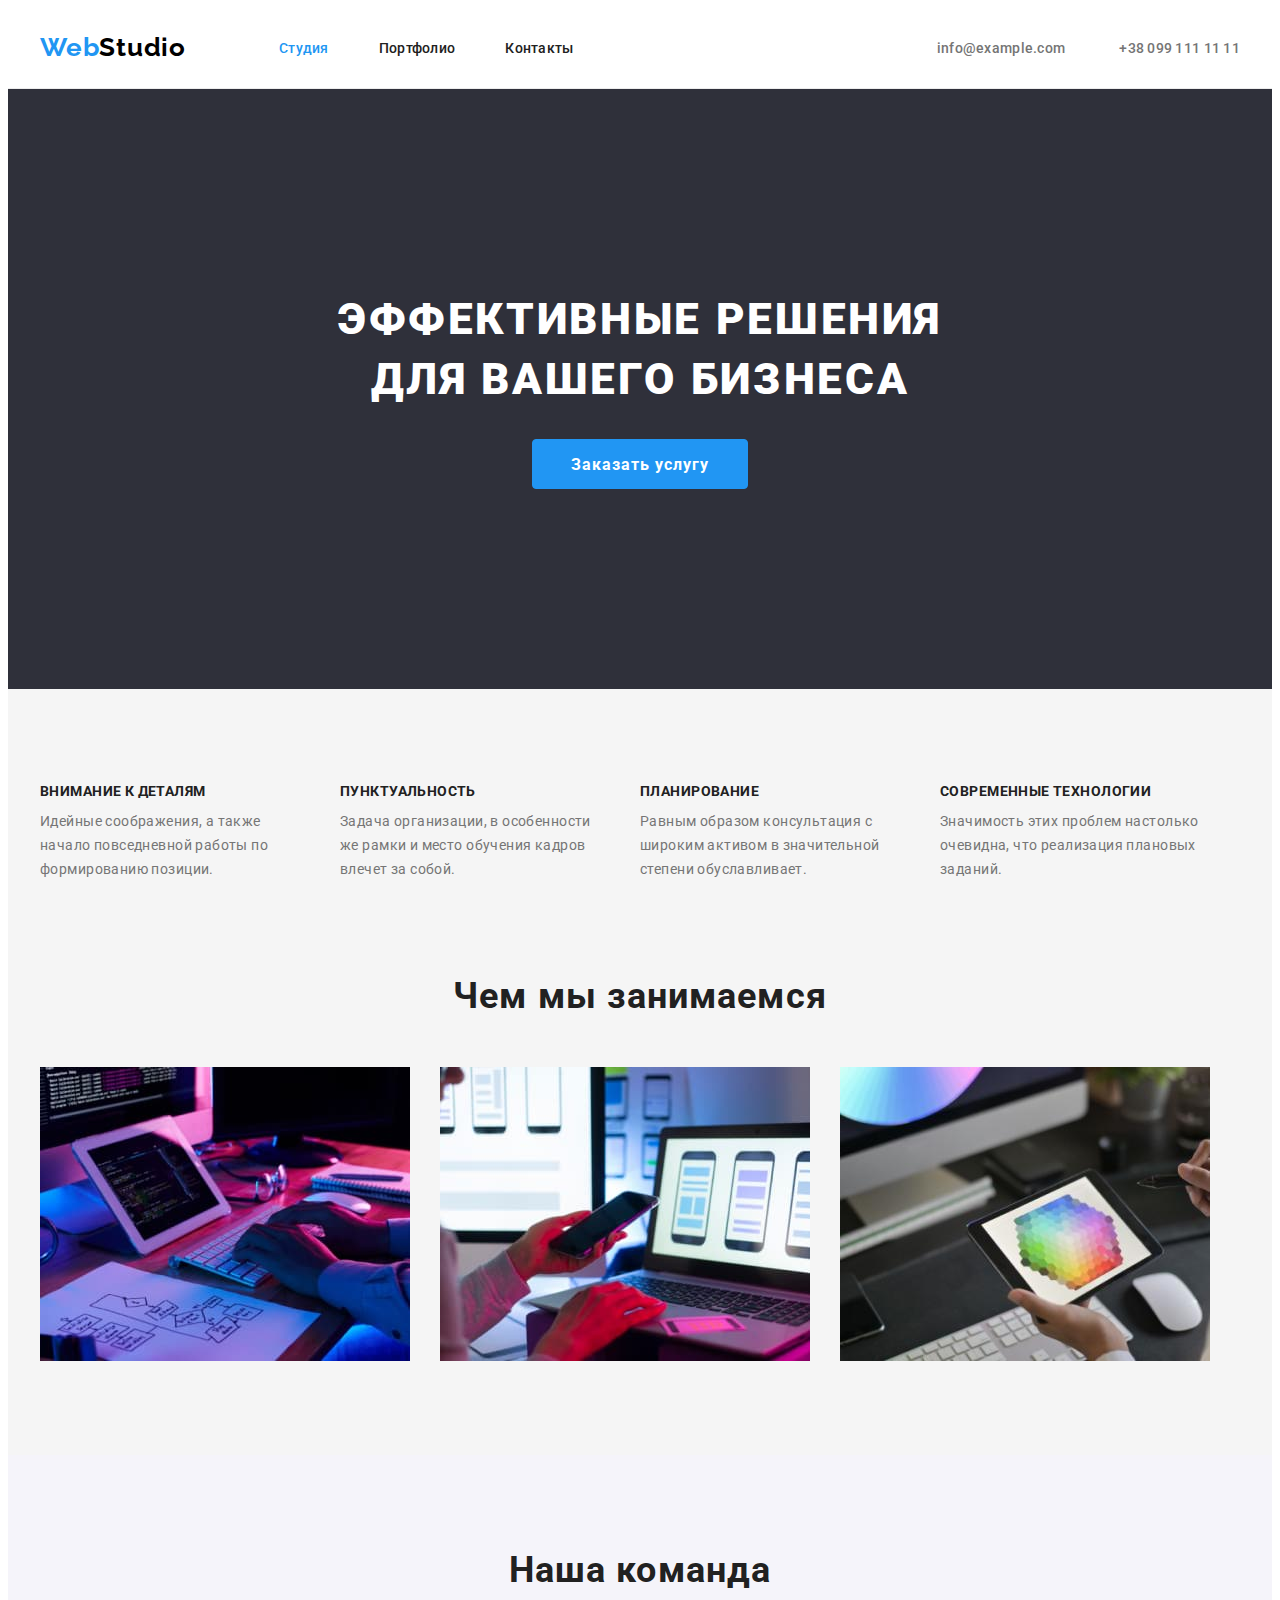
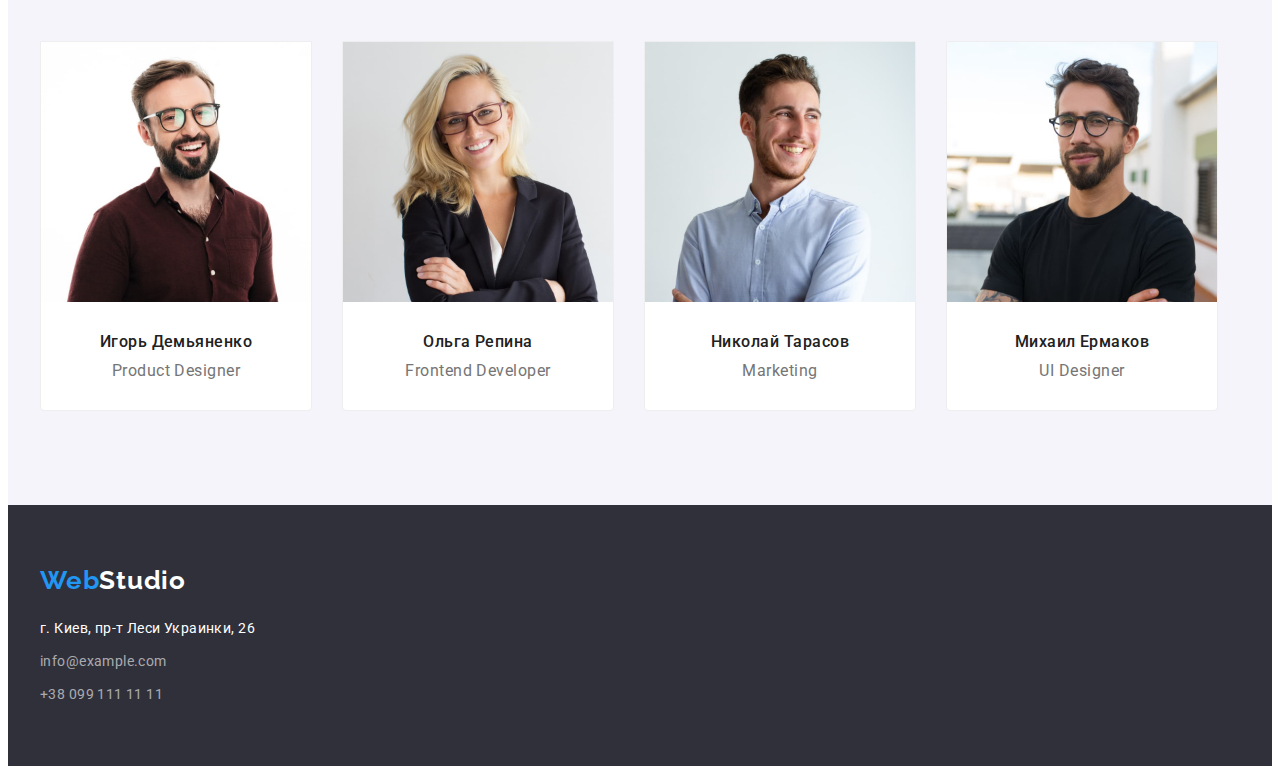
<file: index.html>
<!DOCTYPE html>
<html lang="ru">
  <head>
    <meta charset="UTF-8" />
    <meta http-equiv="X-UA-Compatible" content="IE=edge" />
    <meta name="viewport" content="width=device-width, initial-scale=1.0" />
    <title>WebStudio</title>
    <link rel="preconnect" href="https://fonts.googleapis.com" />
    <link rel="preconnect" href="https://fonts.gstatic.com" crossorigin />
    <link
      href="https://fonts.googleapis.com/css2?family=Raleway:wght@700&family=Roboto:wght@400;500;700;900&display=swap"
      rel="stylesheet"
    />
    <link
      rel="stylesheet"
      href="https://cdnjs.cloudflare.com/ajax/libs/modern-normalize/1.1.0/modern-normalize.min.css"
      integrity="sha512-wpPYUAdjBVSE4KJnH1VR1HeZfpl1ub8YT/NKx4PuQ5NmX2tKuGu6U/JRp5y+Y8XG2tV+wKQpNHVUX03MfMFn9Q=="
      crossorigin="anonymous"
      referrerpolicy="no-referrer"
    />
    <link rel="stylesheet" href="./css/styles.css" />
  </head>
  <body>
    <header class="header">
      <div class="container">
        <a href="./index.html" class="header-logo link logo">Web<span>Studio</span></a>
        <nav class="header-nav">
          <ul class="header-list list">
            <li class="header-item">
              <a href="./index.html" class="header-link link current">Студия</a>
            </li>
            <li class="header-item">
              <a href="./portfolio.html" class="header-link link">Портфолио</a>
            </li>
            <li class="header-item"><a href="" class="header-link link">Контакты</a></li>
          </ul>
        </nav>
        <div class="heder-connect">
          <a href="mailto:info@example.com" class="header-mail link">info@example.com</a>
          <a href="tel:+380991111111" class="header-tel link">+38 099 111 11 11</a>
        </div>
      </div>
    </header>
    <main>
      <section class="slogan">
        <div class="container slogan-container">
          <h1 class="slogan-title">Эффективные решения для вашего бизнеса</h1>
          <button type="button" class="slogan-title-btn btn">Заказать услугу</button>
        </div>
      </section>
      <section class="about">
        <div class="container">
          <h2 class="visually-hidden">Наши преимущества</h2>
          <ul class="about-list list">
            <li class="about-item">
              <h3 class="about-item-title">Внимание к деталям</h3>
              <p class="about-text">
                Идейные соображения, а также начало повседневной работы по формированию позиции.
              </p>
            </li>
            <li class="about-item">
              <h3 class="about-item-title">Пунктуальность</h3>
              <p class="about-text">
                Задача организации, в особенности же рамки и место обучения кадров влечет за собой.
              </p>
            </li>
            <li class="about-item">
              <h3 class="about-item-title">Планирование</h3>
              <p class="about-text">
                Равным образом консультация с широким активом в значительной степени обуславливает.
              </p>
            </li>
            <li class="about-item">
              <h3 class="about-item-title">Современные технологии</h3>
              <p class="about-text">
                Значимость этих проблем настолько очевидна, что реализация плановых заданий.
              </p>
            </li>
          </ul>
        </div>
      </section>
      <section class="work">
        <div class="container">
          <h2 class="work-title title">Чем мы занимаемся</h2>
          <ul class="work-list list">
            <li class="work-item">
              <img src="images/img1.jpg" alt="работа" width="370" height="294" />
            </li>
            <li class="work-item">
              <img src="images/img2.jpg" alt="работа" width="370" height="294" />
            </li>
            <li class="work-item">
              <img src="images/img3.jpg" alt="работа" width="370" height="294" />
            </li>
          </ul>
        </div>
      </section>
      <section class="team">
        <div class="container">
          <h2 class="team-title title">Наша команда</h2>
          <ul class="team-list list">
            <li class="team-item">
              <img src="images/team1.jpg" alt="команда1" width="270" height="260" />
              <div class="team-border">
                <h3 class="team-item-title">Игорь Демьяненко</h3>
                <p lang="en" class="team-text">Product Designer</p>
              </div>
            </li>
            <li class="team-item">
              <img src="images/team2.jpg" alt="команда2" width="270" height="260" />
              <div class="team-border">
                <h3 class="team-item-title">Ольга Репина</h3>
                <p lang="en" class="team-text">Frontend Developer</p>
              </div>
            </li>
            <li class="team-item">
              <img src="images/team3.jpg" alt="команда3" width="270" height="260" />
              <div class="team-border">
                <h3 class="team-item-title">Николай Тарасов</h3>
                <p lang="en" class="team-text">Marketing</p>
              </div>
            </li>
            <li class="team-item">
              <img src="images/team4.jpg" alt="команда4" width="270" height="260" />
              <div class="team-border">
                <h3 class="team-item-title">Михаил Ермаков</h3>
                <p lang="en" class="team-text">UI Designer</p>
              </div>
            </li>
          </ul>
        </div>
      </section>
    </main>
    <footer class="footer">
      <div class="container">
        <a href="./index.html" class="footer-logo link logo">Web<span>Studio</span></a>
        <address class="footer-contacts">
          <ul class="footer-list list">
            <li class="footer-item">
              <a
                href="https://bit.ly/3pXMvUd"
                target="_blank"
                rel="noopener noreferrer"
                class="footer-address link"
                >г. Киев, пр-т Леси Украинки, 26</a
              >
            </li>
            <li class="footer-item">
              <a href="mailto:info@example.com" class="footer-mail link">info@example.com</a>
            </li>
            <li class="footer-item">
              <a href="tel:+380991111111" class="footer-tel link">+38 099 111 11 11</a>
            </li>
          </ul>
        </address>
      </div>
    </footer>
  </body>
</html>
</file>
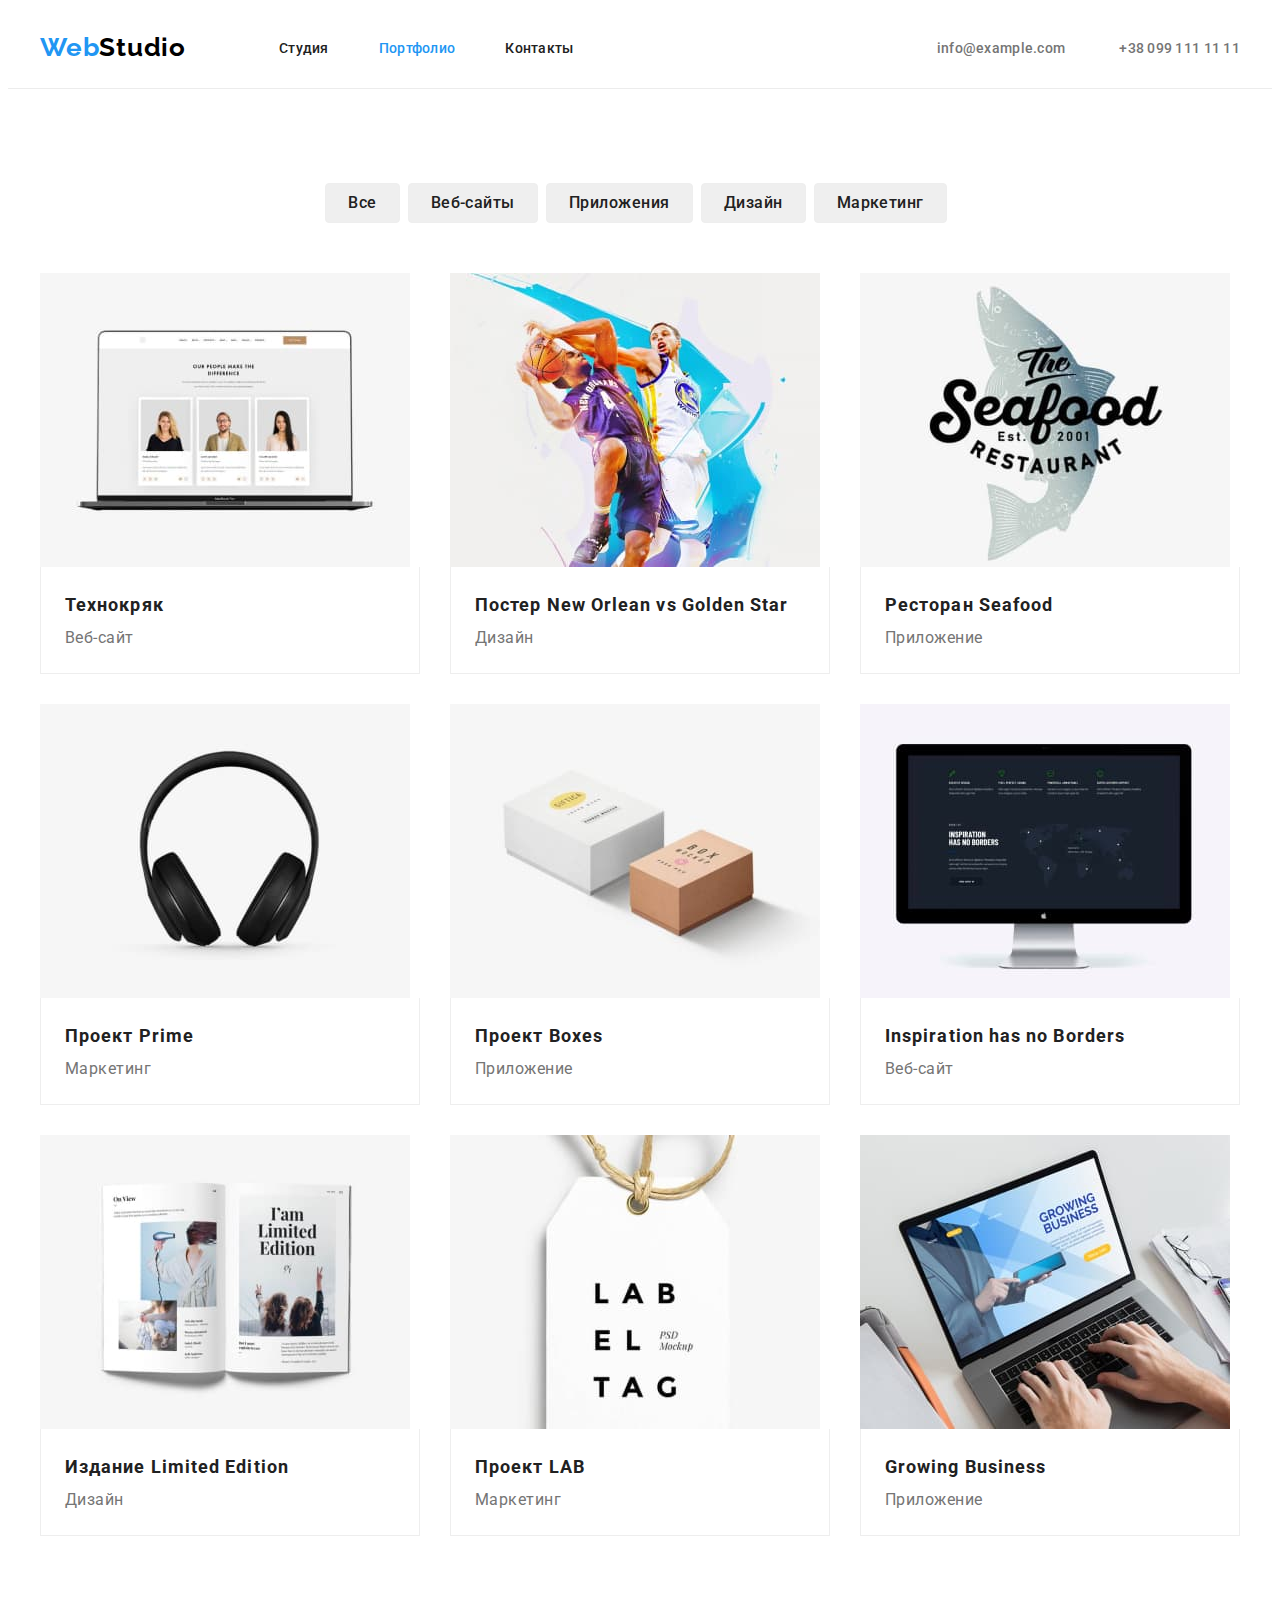
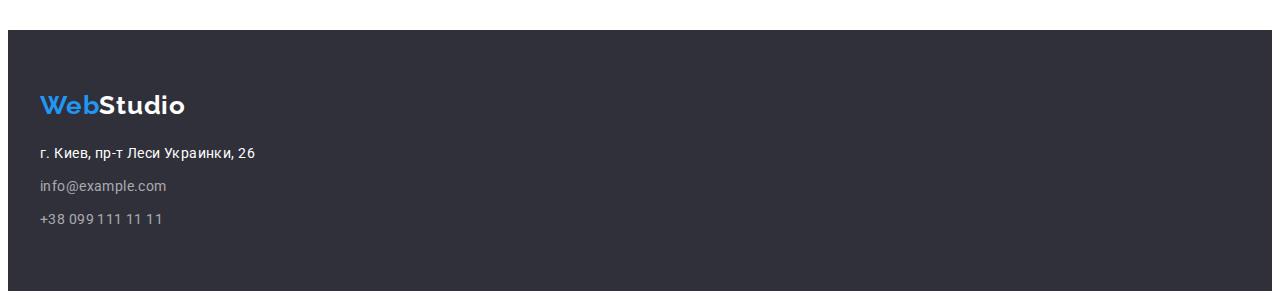
<file: portfolio.html>
<!DOCTYPE html>
<html lang="ru">
  <head>
    <meta charset="UTF-8" />
    <meta http-equiv="X-UA-Compatible" content="IE=edge" />
    <meta name="viewport" content="width=device-width, initial-scale=1.0" />
    <title>WebStudio</title>
    <link rel="preconnect" href="https://fonts.googleapis.com" />
    <link rel="preconnect" href="https://fonts.gstatic.com" crossorigin />
    <link
      href="https://fonts.googleapis.com/css2?family=Raleway:wght@700&family=Roboto:wght@400;500;700;900&display=swap"
      rel="stylesheet"
    />
    <link
      rel="stylesheet"
      href="https://cdnjs.cloudflare.com/ajax/libs/modern-normalize/1.1.0/modern-normalize.min.css"
      integrity="sha512-wpPYUAdjBVSE4KJnH1VR1HeZfpl1ub8YT/NKx4PuQ5NmX2tKuGu6U/JRp5y+Y8XG2tV+wKQpNHVUX03MfMFn9Q=="
      crossorigin="anonymous"
      referrerpolicy="no-referrer"
    />
    <link rel="stylesheet" href="./css/styles.css" />
  </head>
  <body>
    <header class="header">
      <div class="container">
        <a href="./index.html" class="header-logo link logo">Web<span>Studio</span></a>
        <nav class="header-nav">
          <ul class="header-list list">
            <li class="header-item">
              <a href="./index.html" class="header-link link">Студия</a>
            </li>
            <li class="header-item">
              <a href="./portfolio.html" class="header-link link current">Портфолио</a>
            </li>
            <li class="header-item"><a href="" class="header-link link">Контакты</a></li>
          </ul>
        </nav>
        <div class="heder-connect">
          <a href="mailto:info@example.com" class="header-mail link">info@example.com</a>
          <a href="tel:+380991111111" class="header-tel link">+38 099 111 11 11</a>
        </div>
      </div>
    </header>
    <main>
      <section class="portfolio">
        <div class="container">
          <h1 class="visually-hidden">Портфолио</h1>
          <ul class="filter-list-btn list">
            <li class="filter-item-btn">
              <button type="button" class="filter-btn btn">Все</button>
            </li>
            <li class="filter-item-btn">
              <button type="button" class="filter-btn btn">Веб-сайты</button>
            </li>
            <li class="filter-item-btn">
              <button type="button" class="filter-btn btn">Приложения</button>
            </li>
            <li class="filter-item-btn">
              <button type="button" class="filter-btn btn">Дизайн</button>
            </li>
            <li class="filter-item-btn">
              <button type="button" class="filter-btn btn">Маркетинг</button>
            </li>
          </ul>
        </div>
        <div class="container">
          <ul class="portfolio-list list">
            <li class="portfolio-item">
              <img src="images/image1.jpg" alt="Веб-сайт" width="370" height="294" />
              <div class="portfolio-border">
                <h3 class="portfolio-item-title">Технокряк</h3>
                <p class="portfolio-item-text">Веб-сайт</p>
              </div>
            </li>
            <li class="portfolio-item">
              <img src="images/image2.jpg" alt="Постер" width="370" height="294" />
              <div class="portfolio-border">
                <h3 class="portfolio-item-title">Постер New Orlean vs Golden Star</h3>
                <p class="portfolio-item-text">Дизайн</p>
              </div>
            </li>
            <li class="portfolio-item">
              <img src="images/image3.jpg" alt="Ресторан" width="370" height="294" />
              <div class="portfolio-border">
                <h3 class="portfolio-item-title">Ресторан Seafood</h3>
                <p class="portfolio-item-text">Приложение</p>
              </div>
            </li>
            <li class="portfolio-item">
              <img src="images/image4.jpg" alt="Проект" width="370" height="294" />
              <div class="portfolio-border">
                <h3 class="portfolio-item-title">Проект Prime</h3>
                <p class="portfolio-item-text">Маркетинг</p>
              </div>
            </li>
            <li class="portfolio-item">
              <img src="images/image5.jpg" alt="Проект" width="370" height="294" />
              <div class="portfolio-border">
                <h3 class="portfolio-item-title">Проект Boxes</h3>
                <p class="portfolio-item-text">Приложение</p>
              </div>
            </li>
            <li class="portfolio-item">
              <img src="images/image6.jpg" alt="Веб-сайт" width="370" height="294" />
              <div class="portfolio-border">
                <h3 class="portfolio-item-title">Inspiration has no Borders</h3>
                <p class="portfolio-item-text">Веб-сайт</p>
              </div>
            </li>
            <li class="portfolio-item">
              <img src="images/image7.jpg" alt="Издание" width="370" height="294" />
              <div class="portfolio-border">
                <h3 class="portfolio-item-title">Издание Limited Edition</h3>
                <p class="portfolio-item-text">Дизайн</p>
              </div>
            </li>
            <li class="portfolio-item">
              <img src="images/image8.jpg" alt="Проект" width="370" height="294" />
              <div class="portfolio-border">
                <h3 class="portfolio-item-title">Проект LAB</h3>
                <p class="portfolio-item-text">Маркетинг</p>
              </div>
            </li>
            <li class="portfolio-item">
              <img src="images/image9.jpg" alt="Приложение" width="370" height="294" />
              <div class="portfolio-border">
                <h3 class="portfolio-item-title">Growing Business</h3>
                <p class="portfolio-item-text">Приложение</p>
              </div>
            </li>
          </ul>
        </div>
      </section>
    </main>
    <footer class="footer">
      <div class="container">
        <a href="./index.html" class="footer-logo link logo">Web<span>Studio</span></a>
        <address class="footer-contacts">
          <ul class="footer-list list">
            <li class="footer-item">
              <a
                href="https://bit.ly/3pXMvUd"
                target="_blank"
                rel="noopener noreferrer"
                class="footer-address link"
                >г. Киев, пр-т Леси Украинки, 26</a
              >
            </li>
            <li class="footer-item">
              <a href="mailto:info@example.com" class="footer-mail link">info@example.com</a>
            </li>
            <li class="footer-item">
              <a href="tel:+380991111111" class="footer-tel link">+38 099 111 11 11</a>
            </li>
          </ul>
        </address>
      </div>
    </footer>
  </body>
</html>
</file>
<file: css/styles.css>
:root {
  --first-title-color: #212121;
  --second-title-color: #757575;
  --first-btn-color: #212121;
  --second-btn-color: #757575;
  --accent-color: #2196f3;
}
p,
h1,
h2,
h3,
h4,
h5,
h6 {
  margin: 0;
}
ul,
ol {
  margin: 0;
  padding-left: 0;
}
address {
  font-style: normal;
}
a {
  color: currentColor;
}
button {
  cursor: pointer;
}
img {
  display: block;
}
body {
  font-family: 'Roboto', sans-serif;
  color: var(--first-title-color);
}
section {
  padding-top: 94px;
  padding-bottom: 94px;
}
.list {
  list-style: none;
}
.link {
  text-decoration: none;
}
.container {
  width: 1200px;
  margin-left: auto;
  margin-right: auto;
  padding-left: 15px;
  padding-right: 15px;
}
.logo {
  font-family: 'Raleway', sans-serif;
  font-style: normal;
  font-weight: 700;
  font-size: 26px;
  line-height: calc(31 / 26);
  letter-spacing: 0.03em;
  color: var(--accent-color);
}
.title {
  font-weight: 700;
  font-size: 36px;
  line-height: calc(42 / 36);
  text-align: center;
  letter-spacing: 0.03em;
  color: var(--first-title-color);
}
.visually-hidden {
  position: absolute;
  white-space: nowrap;
  width: 1px;
  height: 1px;
  overflow: hidden;
  border: 0;
  padding: 0;
  clip: rect(0 0 0 0);
  clip-path: inset(50%);
  margin: -1px;
}
.header-list .link.current {
  color: var(--accent-color);
}
/*----------HEADER----------*/
.header {
  padding-top: 24px;
  padding-bottom: 25px;
  border-bottom: 1px solid #ececec;
}
.header > .container {
  display: flex;
  align-items: center;
}
.header-logo span {
  color: #000000;
}
.header-logo {
  margin-right: 93px;
}
.header-list {
  display: flex;
}
.header-link {
  font-weight: 500;
  font-size: 14px;
  line-height: calc(16 / 14);
  letter-spacing: 0.02em;
  color: var(--first-title-color);
  padding: 32px 0;
}
.header-item:not(:last-child) {
  margin-right: 50px;
}
.header-link:hover,
.header-link:focus {
  color: var(--accent-color);
}
.header-mail {
  font-weight: 500;
  font-size: 14px;
  line-height: calc(16 / 14);
  letter-spacing: 0.02em;
  color: var(--second-title-color);
  margin-right: 50px;
}
.header-mail:hover,
.header-mail:focus {
  color: var(--accent-color);
}
.header-tel {
  font-weight: 500;
  font-size: 14px;
  line-height: calc(16 / 14);
  letter-spacing: 0.02em;
  color: var(--second-title-color);
}
.header-tel:hover,
.header-tel:focus {
  color: var(--accent-color);
}
.heder-connect {
  margin-left: auto;
}
/*----------SLOGAN----------*/
.slogan {
  background-color: #2f303a;
  padding-top: 0;
  padding-bottom: 0;
}
.slogan-container {
  padding-top: 200px;
  padding-bottom: 200px;
  margin-left: auto;
  margin-right: auto;
  text-align: center;
}
.slogan-title {
  font-weight: 900;
  font-size: 44px;
  line-height: calc(60 / 44);
  text-align: center;
  letter-spacing: 0.06em;
  color: #ffffff;
  text-transform: uppercase;

  max-width: 696px;
  margin: 0 auto 30px auto;
}

.slogan-title-btn {
  font-family: inherit;
  font-style: normal;
  font-weight: 700;
  font-size: 16px;
  line-height: calc(30 / 16);
  display: flex;
  align-items: center;
  text-align: center;
  letter-spacing: 0.06em;
  color: #ffffff;
  background-color: var(--accent-color);

  margin-top: 30px auto 0;
  display: block;
  padding: 10px 32px;
  min-width: 216px;
  height: 50px;
  margin-left: auto;
  margin-right: auto;
  border: 1px solid var(--accent-color);
  border-radius: 4px;
}
.slogan-title-btn:hover,
.slogan-title-btn:focus {
  background: #188ce8;
  border: 1px solid #188ce8;
  border-radius: 4px;
}
/*----------ABOUT----------*/
.about {
  background: #f5f5f5;
  padding-bottom: 0;
}
.about-item:not(:last-child) {
  margin-right: 30px;
}
.about-list {
  display: flex;
}
.about-item {
  max-width: 270px;
}
.about-item-title {
  font-weight: 700;
  font-size: 14px;
  line-height: calc(16 / 14);
  letter-spacing: 0.03em;
  text-transform: uppercase;
  color: var(--first-title-color);
  margin-bottom: 10px;
}
.about-text {
  font-size: 14px;
  line-height: calc(24 / 14);
  letter-spacing: 0.03em;
  color: var(--second-title-color);
}
/*----------WORK----------*/
.work {
  background: #f5f5f5;
}
.work-title {
  margin-bottom: 50px;
}
.work-list {
  display: flex;
}
.work-item:not(:last-child) {
  margin-right: 30px;
}
/*----------TEAM----------*/
.team {
  background: #f5f4fa;
}
.team-title {
  margin-bottom: 50px;
}
.team-list {
  display: flex;
  gap: 30px;
}
.team-item {
  background: #ffffff;
  width: calc((100%-60px) / 3);
  border: 1px solid #eeeeee;
  border-radius: 0 0 4px 4px;
}
.team-item-title {
  font-weight: 500;
  font-size: 16px;
  line-height: calc(19 / 16);
  text-align: center;
  letter-spacing: 0.03em;
  color: var(--first-title-color);
  margin-bottom: 10px;
}
.team-text {
  font-size: 16px;
  line-height: calc(19 / 16);
  text-align: center;
  letter-spacing: 0.03em;
  color: var(--second-title-color);
}
.team-border {
  padding-top: 30px;
  padding-bottom: 30px;
}
/*----------FOOTER----------*/
.footer {
  background: #2f303a;
  padding-top: 60px;
  padding-bottom: 60px;
}
.footer-logo {
  margin-bottom: 20px;
  display: block;
}
.footer-logo span {
  color: #ffffff;
}
.footer-address {
  display: block;
  font-size: 14px;
  line-height: calc(24 / 14);
  letter-spacing: 0.03em;
  color: #ffffff;
  margin-bottom: 9px;
}
.footer-mail {
  display: block;
  font-size: 14px;
  line-height: calc(24 / 14);
  letter-spacing: 0.03em;
  color: rgba(255, 255, 255, 0.6);
  margin-bottom: 9px;
}
.footer-tel {
  display: block;
  font-size: 14px;
  line-height: calc(24 / 14);
  letter-spacing: 0.03em;
  color: rgba(255, 255, 255, 0.6);
}
/*----------FILTER----------*/
.filter-list-btn {
  display: flex;
  justify-content: center;
  margin-bottom: 50px;
}
.filter-btn {
  font-family: inherit;
  font-style: normal;
  font-weight: 500;
  font-size: 16px;
  line-height: calc(26 / 16);
  text-align: center;
  letter-spacing: 0.03em;
  color: var(--first-btn-color);
  border: 1px solid #eeeeee;
  border-radius: 4px;
  padding: 6px 22px;
}
.filter-item-btn:not(last-child) {
  margin-right: 8px;
}
.filter-btn:hover,
.filter-btn:focus {
  color: #ffffff;
  background: var(--accent-color);
  border-color: 1px solid var(--accent-color);
  border-radius: 4px;
}
/*----------PORTFOLIO----------*/
.portfolio-list {
  display: flex;
  flex-wrap: wrap;
  margin: -15px;
}
.portfolio-item {
  width: calc(100% / 3 - 30px);
  margin: 15px;
}
.portfolio-border {
  border: 1px solid #eeeeee;
  border-top: none;
  background-color: #fff;
  padding: 20px 24px;
  max-width: 370px;
}
.portfolio-item-title {
  font-weight: 700;
  font-size: 18px;
  line-height: calc(36 / 18);
  letter-spacing: 0.06em;
  color: var(--first-title-color);
}
.portfolio-item-text {
  font-size: 16px;
  line-height: calc(30 / 16);
  letter-spacing: 0.03em;
  color: var(--second-title-color);
}
</file>
